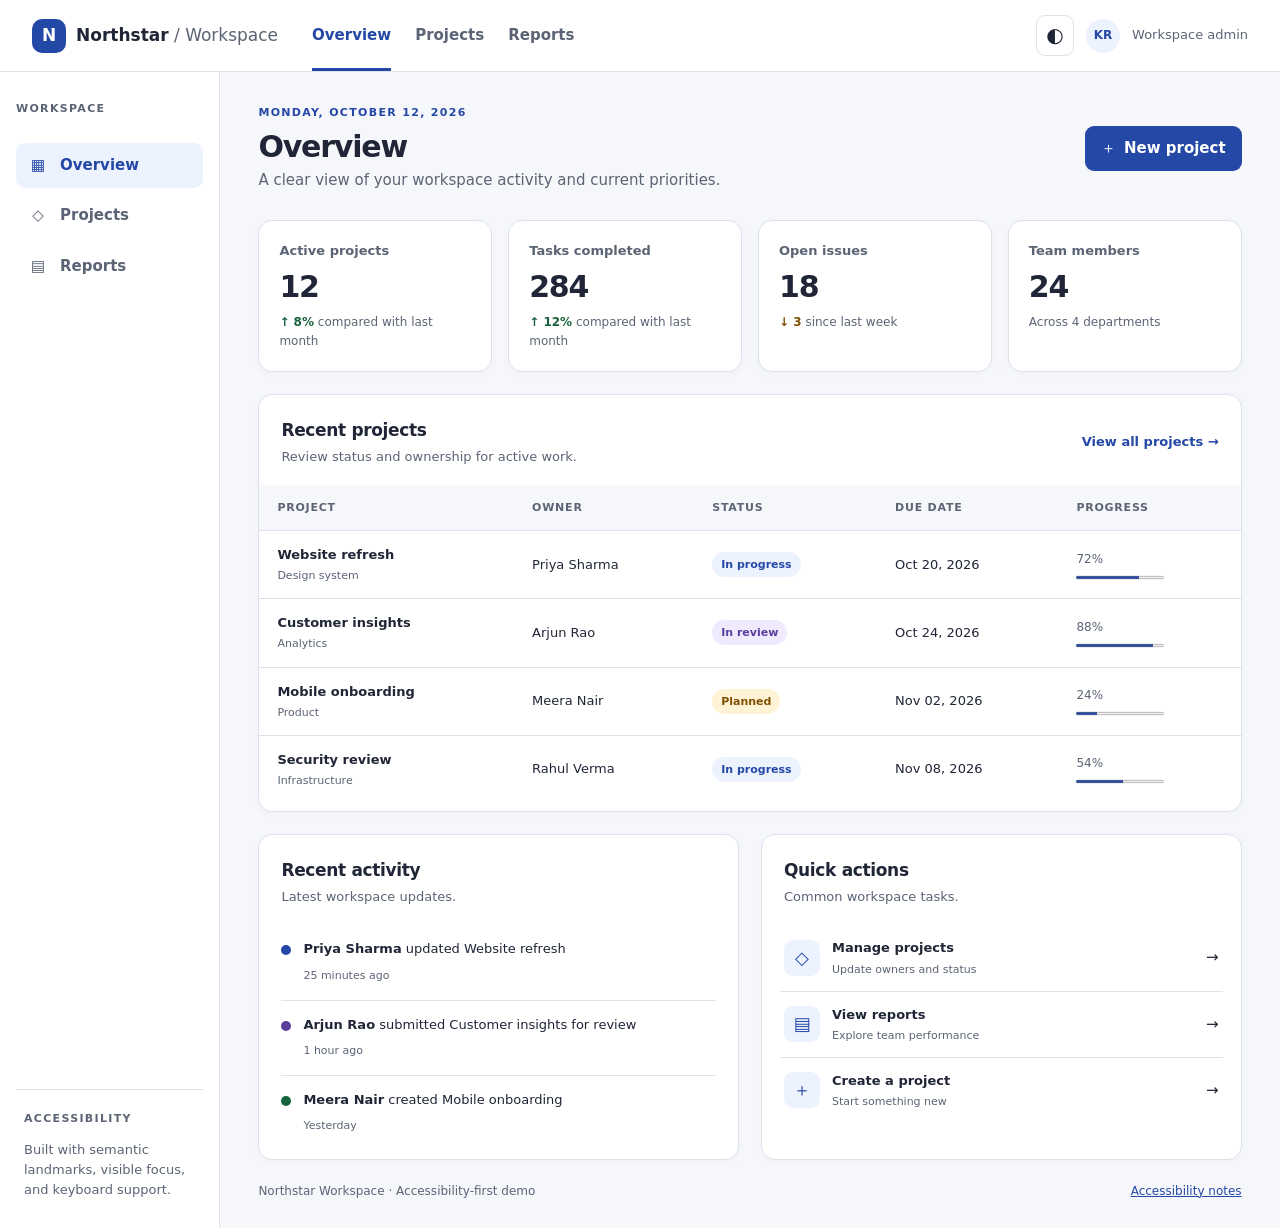
<file: semantic-html5-accessible-dashboard/index.html>
<!doctype html>
<html lang="en">
<head>
  <meta charset="utf-8">
  <meta name="viewport" content="width=device-width, initial-scale=1">
  <meta name="description" content="Accessible enterprise dashboard demonstrating semantic HTML5 and WCAG-minded components.">
  <title>Overview · Northstar Dashboard</title>
  <link rel="stylesheet" href="assets/styles.css">
  <script src="assets/app.js" defer></script>
</head>
<body>
  <a class="skip-link" href="#main-content">Skip to main content</a>
  <header class="site-header">
    <a class="brand" href="index.html" aria-label="Northstar Dashboard home">
      <span class="brand-mark" aria-hidden="true">N</span><span>Northstar<span class="brand-light"> / Workspace</span></span>
    </a>
    <button class="icon-button mobile-menu-toggle" type="button" aria-expanded="false" aria-controls="primary-navigation">
      <span aria-hidden="true">☰</span><span class="visually-hidden">Toggle navigation</span>
    </button>
    <nav id="primary-navigation" class="top-navigation" aria-label="Primary navigation">
      <a href="index.html" aria-current="page">Overview</a>
      <a href="projects.html">Projects</a>
      <a href="reports.html">Reports</a>
    </nav>
    <div class="header-actions">
      <button class="icon-button" type="button" id="theme-toggle" aria-pressed="false" aria-label="Switch to dark theme"><span aria-hidden="true">◐</span></button>
      <span class="avatar" aria-hidden="true">KR</span>
      <span class="profile-name">Workspace admin</span>
    </div>
  </header>

  <div class="app-layout">
    <aside class="sidebar" aria-label="Workspace sidebar">
      <p class="sidebar-label">WORKSPACE</p>
      <nav aria-label="Workspace navigation">
        <a class="side-link active" href="index.html" aria-current="page"><span aria-hidden="true">▦</span> Overview</a>
        <a class="side-link" href="projects.html"><span aria-hidden="true">◇</span> Projects</a>
        <a class="side-link" href="reports.html"><span aria-hidden="true">▤</span> Reports</a>
      </nav>
      <div class="sidebar-note">
        <p class="sidebar-label">ACCESSIBILITY</p>
        <p>Built with semantic landmarks, visible focus, and keyboard support.</p>
      </div>
    </aside>

    <main id="main-content" class="main-content" tabindex="-1">
      <div class="page-heading">
        <div><p class="eyebrow">MONDAY, OCTOBER 12, 2026</p><h1>Overview</h1><p class="page-description">A clear view of your workspace activity and current priorities.</p></div>
        <button class="button button-primary" type="button" data-open-dialog="new-project-dialog"><span aria-hidden="true">＋</span> New project</button>
      </div>

      <section class="metric-grid" aria-label="Workspace summary">
        <article class="metric-card"><p class="metric-label">Active projects</p><p class="metric-value">12</p><p class="metric-note"><span class="positive">↑ 8%</span> compared with last month</p></article>
        <article class="metric-card"><p class="metric-label">Tasks completed</p><p class="metric-value">284</p><p class="metric-note"><span class="positive">↑ 12%</span> compared with last month</p></article>
        <article class="metric-card"><p class="metric-label">Open issues</p><p class="metric-value">18</p><p class="metric-note"><span class="attention">↓ 3</span> since last week</p></article>
        <article class="metric-card"><p class="metric-label">Team members</p><p class="metric-value">24</p><p class="metric-note">Across 4 departments</p></article>
      </section>

      <section class="panel" aria-labelledby="projects-heading">
        <div class="panel-heading"><div><h2 id="projects-heading">Recent projects</h2><p>Review status and ownership for active work.</p></div><a class="text-link" href="projects.html">View all projects <span aria-hidden="true">→</span></a></div>
        <div class="table-wrap">
          <table>
            <caption class="visually-hidden">Recent projects with owner, status, due date, and progress</caption>
            <thead><tr><th scope="col">Project</th><th scope="col">Owner</th><th scope="col">Status</th><th scope="col">Due date</th><th scope="col">Progress</th></tr></thead>
            <tbody>
              <tr><th scope="row"><span class="project-name">Website refresh</span><span class="cell-subtitle">Design system</span></th><td>Priya Sharma</td><td><span class="status status-progress">In progress</span></td><td>Oct 20, 2026</td><td><span class="progress-label">72%</span><progress value="72" max="100" aria-label="Website refresh progress">72%</progress></td></tr>
              <tr><th scope="row"><span class="project-name">Customer insights</span><span class="cell-subtitle">Analytics</span></th><td>Arjun Rao</td><td><span class="status status-review">In review</span></td><td>Oct 24, 2026</td><td><span class="progress-label">88%</span><progress value="88" max="100" aria-label="Customer insights progress">88%</progress></td></tr>
              <tr><th scope="row"><span class="project-name">Mobile onboarding</span><span class="cell-subtitle">Product</span></th><td>Meera Nair</td><td><span class="status status-planned">Planned</span></td><td>Nov 02, 2026</td><td><span class="progress-label">24%</span><progress value="24" max="100" aria-label="Mobile onboarding progress">24%</progress></td></tr>
              <tr><th scope="row"><span class="project-name">Security review</span><span class="cell-subtitle">Infrastructure</span></th><td>Rahul Verma</td><td><span class="status status-progress">In progress</span></td><td>Nov 08, 2026</td><td><span class="progress-label">54%</span><progress value="54" max="100" aria-label="Security review progress">54%</progress></td></tr>
            </tbody>
          </table>
        </div>
      </section>

      <div class="lower-grid">
        <section class="panel" aria-labelledby="activity-heading"><div class="panel-heading"><div><h2 id="activity-heading">Recent activity</h2><p>Latest workspace updates.</p></div></div>
          <ol class="activity-list">
            <li><span class="activity-dot" aria-hidden="true"></span><div><p><strong>Priya Sharma</strong> updated Website refresh</p><time datetime="2026-10-12T10:25">25 minutes ago</time></div></li>
            <li><span class="activity-dot activity-dot-purple" aria-hidden="true"></span><div><p><strong>Arjun Rao</strong> submitted Customer insights for review</p><time datetime="2026-10-12T09:40">1 hour ago</time></div></li>
            <li><span class="activity-dot activity-dot-green" aria-hidden="true"></span><div><p><strong>Meera Nair</strong> created Mobile onboarding</p><time datetime="2026-10-11T16:15">Yesterday</time></div></li>
          </ol>
        </section>
        <section class="panel" aria-labelledby="quick-heading"><div class="panel-heading"><div><h2 id="quick-heading">Quick actions</h2><p>Common workspace tasks.</p></div></div>
          <div class="quick-actions"><a href="projects.html" class="quick-action"><span class="quick-icon" aria-hidden="true">◇</span><span><strong>Manage projects</strong><small>Update owners and status</small></span><span aria-hidden="true">→</span></a><a href="reports.html" class="quick-action"><span class="quick-icon" aria-hidden="true">▤</span><span><strong>View reports</strong><small>Explore team performance</small></span><span aria-hidden="true">→</span></a><button class="quick-action quick-action-button" type="button" data-open-dialog="new-project-dialog"><span class="quick-icon" aria-hidden="true">＋</span><span><strong>Create a project</strong><small>Start something new</small></span><span aria-hidden="true">→</span></button></div>
        </section>
      </div>
      <footer class="site-footer"><p>Northstar Workspace · Accessibility-first demo</p><a href="docs/accessibility-notes.html">Accessibility notes</a></footer>
    </main>
  </div>

  <dialog id="new-project-dialog" class="dialog" aria-labelledby="dialog-title" aria-describedby="dialog-description">
    <form id="new-project-form" method="dialog" novalidate>
      <div class="dialog-heading"><div><p class="eyebrow">WORKSPACE</p><h2 id="dialog-title">Create a project</h2></div><button class="icon-button" type="button" data-close-dialog aria-label="Close dialog">×</button></div>
      <p id="dialog-description" class="page-description">Enter the basic details to add a project to your workspace.</p>
      <div class="form-field"><label for="project-title">Project name <span aria-hidden="true">*</span></label><input id="project-title" name="projectTitle" type="text" required minlength="3" maxlength="80" autocomplete="off" aria-describedby="project-title-help project-title-error"><small id="project-title-help" class="field-help">Use 3–80 characters.</small><p id="project-title-error" class="field-error" hidden></p></div>
      <div class="form-field"><label for="project-owner">Project owner <span aria-hidden="true">*</span></label><select id="project-owner" name="projectOwner" required aria-describedby="project-owner-error"><option value="">Choose an owner</option><option>Priya Sharma</option><option>Arjun Rao</option><option>Meera Nair</option><option>Rahul Verma</option></select><p id="project-owner-error" class="field-error" hidden></p></div>
      <fieldset class="form-field"><legend>Priority <span class="field-help">(required)</span></legend><div class="radio-row"><label><input type="radio" name="priority" value="Low" required> Low</label><label><input type="radio" name="priority" value="Medium"> Medium</label><label><input type="radio" name="priority" value="High"> High</label></div><p id="priority-error" class="field-error" hidden></p></fieldset>
      <div id="form-summary" class="form-summary" role="alert" tabindex="-1" hidden></div>
      <div class="dialog-actions"><button class="button button-secondary" type="button" data-close-dialog>Cancel</button><button class="button button-primary" type="submit">Create project</button></div>
    </form>
  </dialog>
  <div id="live-announcer" class="visually-hidden" aria-live="polite" aria-atomic="true"></div>
</body>
</html>
</file>
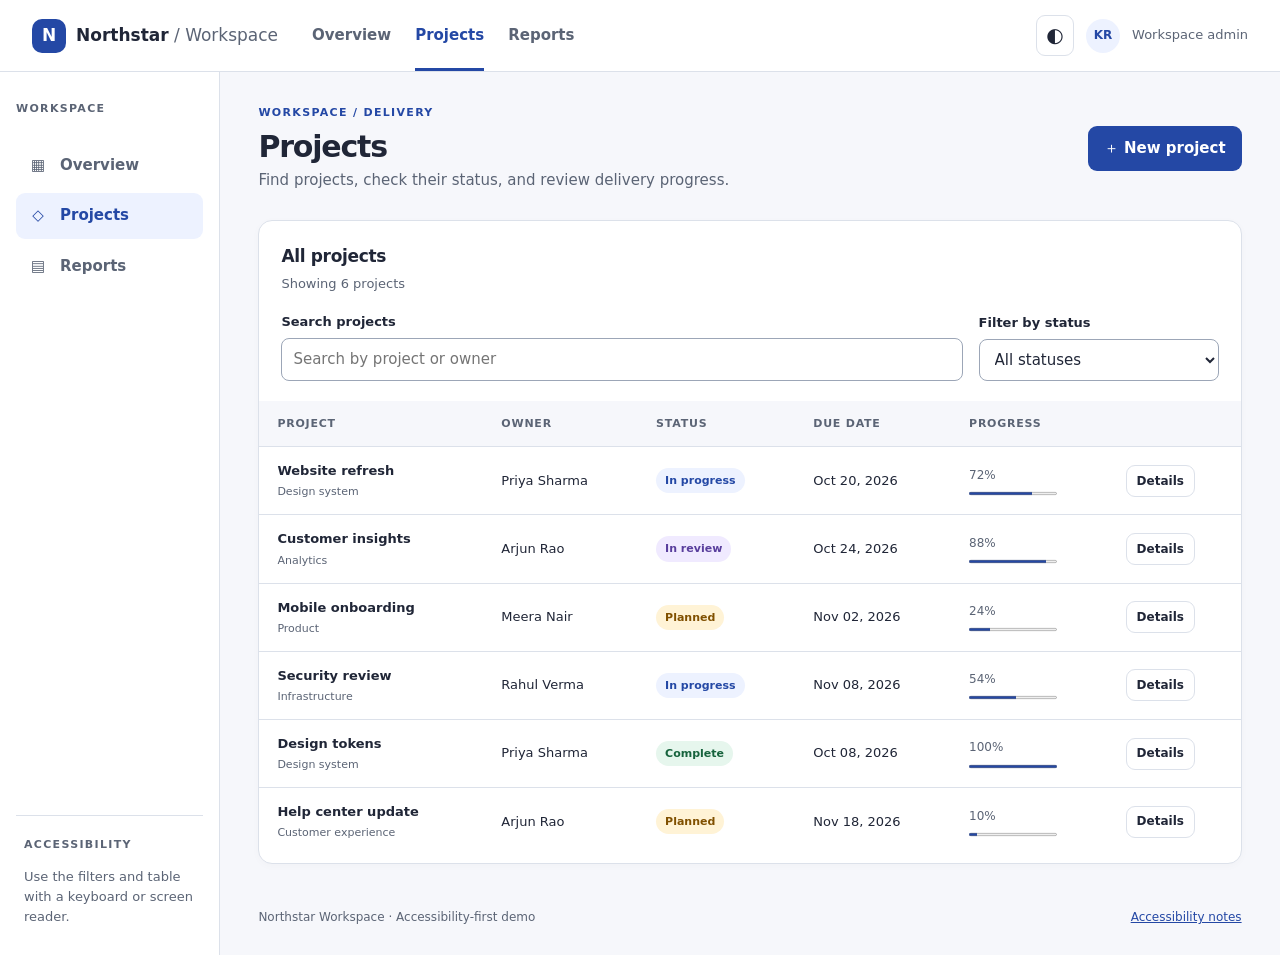
<file: semantic-html5-accessible-dashboard/projects.html>
<!doctype html>
<html lang="en">
<head><meta charset="utf-8"><meta name="viewport" content="width=device-width, initial-scale=1"><meta name="description" content="Manage workspace projects in an accessible table."><title>Projects · Northstar Dashboard</title><link rel="stylesheet" href="assets/styles.css"><script src="assets/app.js" defer></script></head>
<body>
<a class="skip-link" href="#main-content">Skip to main content</a>
<header class="site-header"><a class="brand" href="index.html" aria-label="Northstar Dashboard home"><span class="brand-mark" aria-hidden="true">N</span><span>Northstar<span class="brand-light"> / Workspace</span></span></a><button class="icon-button mobile-menu-toggle" type="button" aria-expanded="false" aria-controls="primary-navigation"><span aria-hidden="true">☰</span><span class="visually-hidden">Toggle navigation</span></button><nav id="primary-navigation" class="top-navigation" aria-label="Primary navigation"><a href="index.html">Overview</a><a href="projects.html" aria-current="page">Projects</a><a href="reports.html">Reports</a></nav><div class="header-actions"><button class="icon-button" type="button" id="theme-toggle" aria-pressed="false" aria-label="Switch to dark theme"><span aria-hidden="true">◐</span></button><span class="avatar" aria-hidden="true">KR</span><span class="profile-name">Workspace admin</span></div></header>
<div class="app-layout"><aside class="sidebar" aria-label="Workspace sidebar"><p class="sidebar-label">WORKSPACE</p><nav aria-label="Workspace navigation"><a class="side-link" href="index.html"><span aria-hidden="true">▦</span> Overview</a><a class="side-link active" href="projects.html" aria-current="page"><span aria-hidden="true">◇</span> Projects</a><a class="side-link" href="reports.html"><span aria-hidden="true">▤</span> Reports</a></nav><div class="sidebar-note"><p class="sidebar-label">ACCESSIBILITY</p><p>Use the filters and table with a keyboard or screen reader.</p></div></aside>
<main id="main-content" class="main-content" tabindex="-1"><div class="page-heading"><div><p class="eyebrow">WORKSPACE / DELIVERY</p><h1>Projects</h1><p class="page-description">Find projects, check their status, and review delivery progress.</p></div><button class="button button-primary" type="button" data-open-dialog="new-project-dialog">＋ New project</button></div>
<section class="panel" aria-labelledby="all-projects-heading"><div class="panel-heading"><div><h2 id="all-projects-heading">All projects</h2><p id="project-count" aria-live="polite">Showing 6 projects</p></div></div>
<div class="filter-bar"><div class="form-field filter-search"><label for="project-search">Search projects</label><input id="project-search" type="search" placeholder="Search by project or owner"></div><div class="form-field filter-status"><label for="status-filter">Filter by status</label><select id="status-filter"><option value="all">All statuses</option><option value="In progress">In progress</option><option value="In review">In review</option><option value="Planned">Planned</option><option value="Complete">Complete</option></select></div></div>
<div class="table-wrap"><table id="projects-table"><caption class="visually-hidden">All workspace projects. Use search and status filters above to narrow the list.</caption><thead><tr><th scope="col">Project</th><th scope="col">Owner</th><th scope="col">Status</th><th scope="col">Due date</th><th scope="col">Progress</th><th scope="col"><span class="visually-hidden">Actions</span></th></tr></thead><tbody>
<tr data-status="In progress"><th scope="row"><span class="project-name">Website refresh</span><span class="cell-subtitle">Design system</span></th><td>Priya Sharma</td><td><span class="status status-progress">In progress</span></td><td>Oct 20, 2026</td><td><span class="progress-label">72%</span><progress value="72" max="100" aria-label="Website refresh progress">72%</progress></td><td><button class="button button-small button-secondary" type="button" data-project-details="Website refresh" aria-label="View details for Website refresh">Details</button></td></tr>
<tr data-status="In review"><th scope="row"><span class="project-name">Customer insights</span><span class="cell-subtitle">Analytics</span></th><td>Arjun Rao</td><td><span class="status status-review">In review</span></td><td>Oct 24, 2026</td><td><span class="progress-label">88%</span><progress value="88" max="100" aria-label="Customer insights progress">88%</progress></td><td><button class="button button-small button-secondary" type="button" data-project-details="Customer insights" aria-label="View details for Customer insights">Details</button></td></tr>
<tr data-status="Planned"><th scope="row"><span class="project-name">Mobile onboarding</span><span class="cell-subtitle">Product</span></th><td>Meera Nair</td><td><span class="status status-planned">Planned</span></td><td>Nov 02, 2026</td><td><span class="progress-label">24%</span><progress value="24" max="100" aria-label="Mobile onboarding progress">24%</progress></td><td><button class="button button-small button-secondary" type="button" data-project-details="Mobile onboarding" aria-label="View details for Mobile onboarding">Details</button></td></tr>
<tr data-status="In progress"><th scope="row"><span class="project-name">Security review</span><span class="cell-subtitle">Infrastructure</span></th><td>Rahul Verma</td><td><span class="status status-progress">In progress</span></td><td>Nov 08, 2026</td><td><span class="progress-label">54%</span><progress value="54" max="100" aria-label="Security review progress">54%</progress></td><td><button class="button button-small button-secondary" type="button" data-project-details="Security review" aria-label="View details for Security review">Details</button></td></tr>
<tr data-status="Complete"><th scope="row"><span class="project-name">Design tokens</span><span class="cell-subtitle">Design system</span></th><td>Priya Sharma</td><td><span class="status status-complete">Complete</span></td><td>Oct 08, 2026</td><td><span class="progress-label">100%</span><progress value="100" max="100" aria-label="Design tokens progress">100%</progress></td><td><button class="button button-small button-secondary" type="button" data-project-details="Design tokens" aria-label="View details for Design tokens">Details</button></td></tr>
<tr data-status="Planned"><th scope="row"><span class="project-name">Help center update</span><span class="cell-subtitle">Customer experience</span></th><td>Arjun Rao</td><td><span class="status status-planned">Planned</span></td><td>Nov 18, 2026</td><td><span class="progress-label">10%</span><progress value="10" max="100" aria-label="Help center update progress">10%</progress></td><td><button class="button button-small button-secondary" type="button" data-project-details="Help center update" aria-label="View details for Help center update">Details</button></td></tr>
</tbody></table><p id="empty-state" class="empty-state" hidden>No projects match those filters. Try another search or status.</p></div></section>
<footer class="site-footer"><p>Northstar Workspace · Accessibility-first demo</p><a href="docs/accessibility-notes.html">Accessibility notes</a></footer></main></div>
<dialog id="new-project-dialog" class="dialog" aria-labelledby="dialog-title" aria-describedby="dialog-description"><form id="new-project-form" method="dialog" novalidate><div class="dialog-heading"><div><p class="eyebrow">WORKSPACE</p><h2 id="dialog-title">Create a project</h2></div><button class="icon-button" type="button" data-close-dialog aria-label="Close dialog">×</button></div><p id="dialog-description" class="page-description">Enter the basic details to add a project to your workspace.</p><div class="form-field"><label for="project-title">Project name <span aria-hidden="true">*</span></label><input id="project-title" name="projectTitle" type="text" required minlength="3" maxlength="80" aria-describedby="project-title-help project-title-error"><small id="project-title-help" class="field-help">Use 3–80 characters.</small><p id="project-title-error" class="field-error" hidden></p></div><div class="form-field"><label for="project-owner">Project owner <span aria-hidden="true">*</span></label><select id="project-owner" name="projectOwner" required aria-describedby="project-owner-error"><option value="">Choose an owner</option><option>Priya Sharma</option><option>Arjun Rao</option><option>Meera Nair</option><option>Rahul Verma</option></select><p id="project-owner-error" class="field-error" hidden></p></div><fieldset class="form-field"><legend>Priority <span class="field-help">(required)</span></legend><div class="radio-row"><label><input type="radio" name="priority" value="Low" required> Low</label><label><input type="radio" name="priority" value="Medium"> Medium</label><label><input type="radio" name="priority" value="High"> High</label></div><p id="priority-error" class="field-error" hidden></p></fieldset><div id="form-summary" class="form-summary" role="alert" tabindex="-1" hidden></div><div class="dialog-actions"><button class="button button-secondary" type="button" data-close-dialog>Cancel</button><button class="button button-primary" type="submit">Create project</button></div></form></dialog><dialog id="details-dialog" class="dialog" aria-labelledby="details-title"><div class="dialog-heading"><h2 id="details-title">Project details</h2><button class="icon-button" type="button" data-close-dialog aria-label="Close dialog">×</button></div><p id="details-copy"></p><div class="dialog-actions"><button class="button button-primary" type="button" data-close-dialog>Close</button></div></dialog><div id="live-announcer" class="visually-hidden" aria-live="polite" aria-atomic="true"></div>
</body></html>
</file>
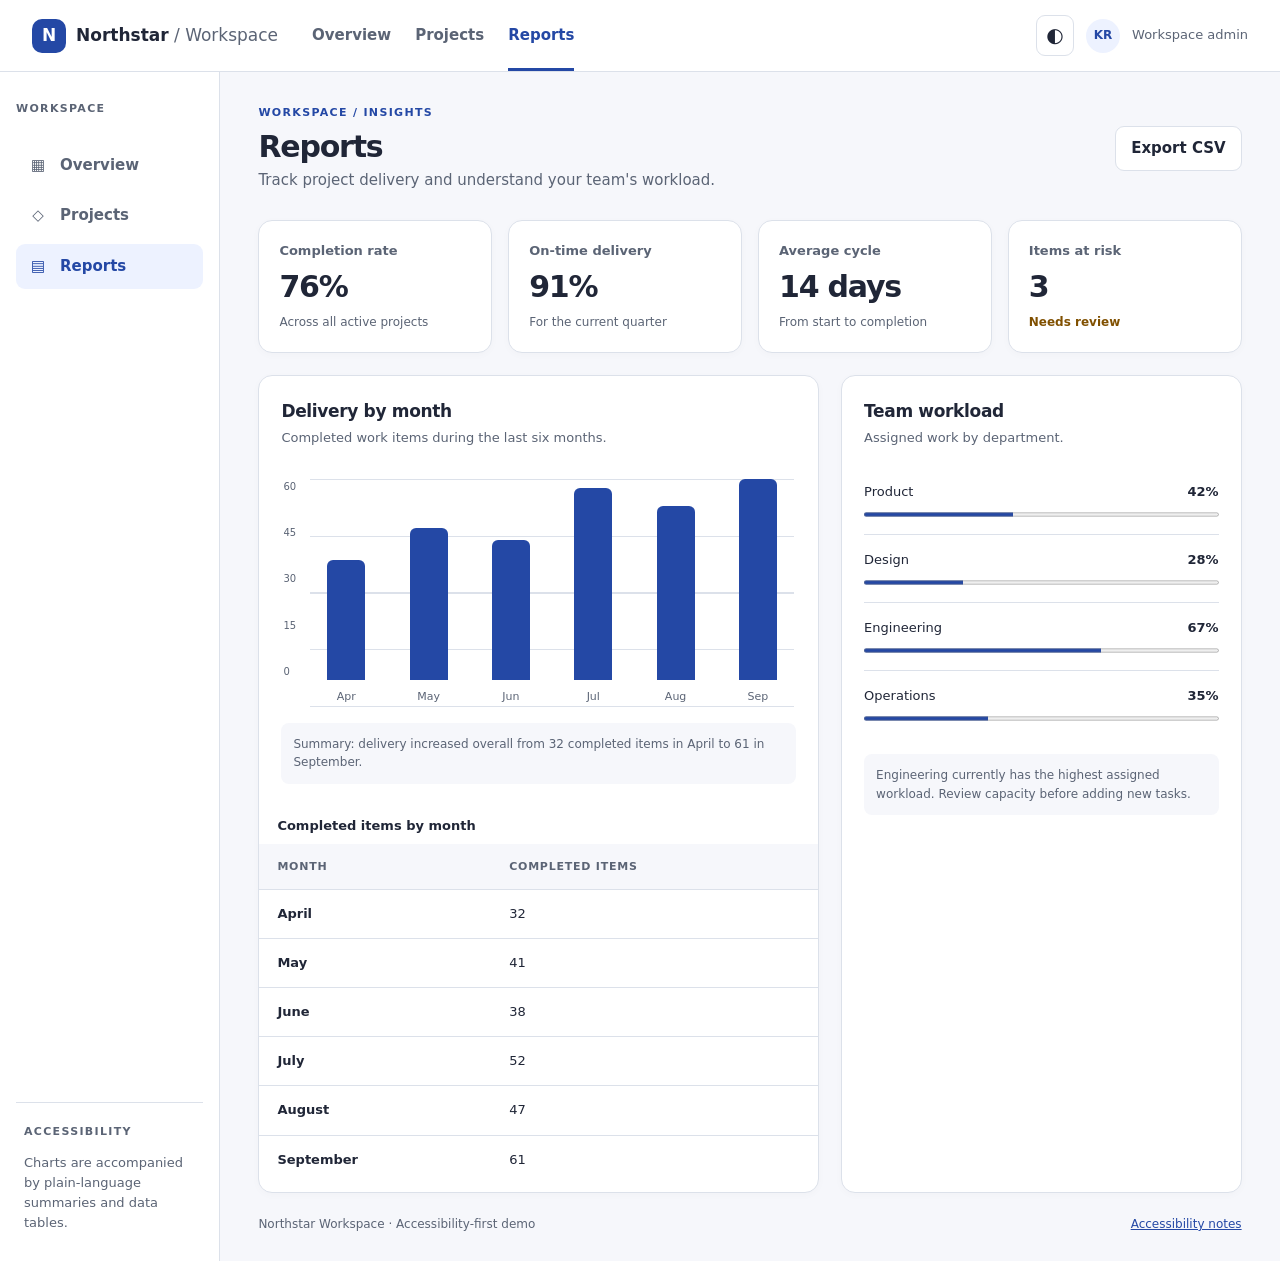
<file: semantic-html5-accessible-dashboard/reports.html>
<!doctype html>
<html lang="en">
<head><meta charset="utf-8"><meta name="viewport" content="width=device-width, initial-scale=1"><meta name="description" content="Accessible team performance reports."><title>Reports · Northstar Dashboard</title><link rel="stylesheet" href="assets/styles.css"><script src="assets/app.js" defer></script></head>
<body><a class="skip-link" href="#main-content">Skip to main content</a>
<header class="site-header"><a class="brand" href="index.html" aria-label="Northstar Dashboard home"><span class="brand-mark" aria-hidden="true">N</span><span>Northstar<span class="brand-light"> / Workspace</span></span></a><button class="icon-button mobile-menu-toggle" type="button" aria-expanded="false" aria-controls="primary-navigation"><span aria-hidden="true">☰</span><span class="visually-hidden">Toggle navigation</span></button><nav id="primary-navigation" class="top-navigation" aria-label="Primary navigation"><a href="index.html">Overview</a><a href="projects.html">Projects</a><a href="reports.html" aria-current="page">Reports</a></nav><div class="header-actions"><button class="icon-button" type="button" id="theme-toggle" aria-pressed="false" aria-label="Switch to dark theme"><span aria-hidden="true">◐</span></button><span class="avatar" aria-hidden="true">KR</span><span class="profile-name">Workspace admin</span></div></header>
<div class="app-layout"><aside class="sidebar" aria-label="Workspace sidebar"><p class="sidebar-label">WORKSPACE</p><nav aria-label="Workspace navigation"><a class="side-link" href="index.html"><span aria-hidden="true">▦</span> Overview</a><a class="side-link" href="projects.html"><span aria-hidden="true">◇</span> Projects</a><a class="side-link active" href="reports.html" aria-current="page"><span aria-hidden="true">▤</span> Reports</a></nav><div class="sidebar-note"><p class="sidebar-label">ACCESSIBILITY</p><p>Charts are accompanied by plain-language summaries and data tables.</p></div></aside>
<main id="main-content" class="main-content" tabindex="-1"><div class="page-heading"><div><p class="eyebrow">WORKSPACE / INSIGHTS</p><h1>Reports</h1><p class="page-description">Track project delivery and understand your team's workload.</p></div><button class="button button-secondary" type="button" id="download-report">Export CSV</button></div>
<section class="metric-grid" aria-label="Report summary"><article class="metric-card"><p class="metric-label">Completion rate</p><p class="metric-value">76%</p><p class="metric-note">Across all active projects</p></article><article class="metric-card"><p class="metric-label">On-time delivery</p><p class="metric-value">91%</p><p class="metric-note">For the current quarter</p></article><article class="metric-card"><p class="metric-label">Average cycle</p><p class="metric-value">14 days</p><p class="metric-note">From start to completion</p></article><article class="metric-card"><p class="metric-label">Items at risk</p><p class="metric-value">3</p><p class="metric-note"><span class="attention">Needs review</span></p></article></section>
<div class="lower-grid report-grid"><section class="panel" aria-labelledby="delivery-heading"><div class="panel-heading"><div><h2 id="delivery-heading">Delivery by month</h2><p>Completed work items during the last six months.</p></div></div><div class="chart" role="img" aria-label="Bar chart: April 32 completed items, May 41, June 38, July 52, August 47, September 61."><div class="chart-y-labels" aria-hidden="true"><span>60</span><span>45</span><span>30</span><span>15</span><span>0</span></div><div class="chart-bars" aria-hidden="true"><div class="bar-column"><span class="bar" style="--bar-height:53%"></span><span>Apr</span></div><div class="bar-column"><span class="bar" style="--bar-height:67%"></span><span>May</span></div><div class="bar-column"><span class="bar" style="--bar-height:62%"></span><span>Jun</span></div><div class="bar-column"><span class="bar" style="--bar-height:85%"></span><span>Jul</span></div><div class="bar-column"><span class="bar" style="--bar-height:77%"></span><span>Aug</span></div><div class="bar-column"><span class="bar" style="--bar-height:100%"></span><span>Sep</span></div></div></div><p class="chart-summary">Summary: delivery increased overall from 32 completed items in April to 61 in September.</p><div class="table-wrap"><table><caption>Completed items by month</caption><thead><tr><th scope="col">Month</th><th scope="col">Completed items</th></tr></thead><tbody><tr><th scope="row">April</th><td>32</td></tr><tr><th scope="row">May</th><td>41</td></tr><tr><th scope="row">June</th><td>38</td></tr><tr><th scope="row">July</th><td>52</td></tr><tr><th scope="row">August</th><td>47</td></tr><tr><th scope="row">September</th><td>61</td></tr></tbody></table></div></section>
<section class="panel" aria-labelledby="team-heading"><div class="panel-heading"><div><h2 id="team-heading">Team workload</h2><p>Assigned work by department.</p></div></div><ul class="workload-list"><li><div class="workload-heading"><span>Product</span><strong>42%</strong></div><progress value="42" max="100" aria-label="Product workload 42 percent">42%</progress></li><li><div class="workload-heading"><span>Design</span><strong>28%</strong></div><progress value="28" max="100" aria-label="Design workload 28 percent">28%</progress></li><li><div class="workload-heading"><span>Engineering</span><strong>67%</strong></div><progress value="67" max="100" aria-label="Engineering workload 67 percent">67%</progress></li><li><div class="workload-heading"><span>Operations</span><strong>35%</strong></div><progress value="35" max="100" aria-label="Operations workload 35 percent">35%</progress></li></ul><p class="chart-summary">Engineering currently has the highest assigned workload. Review capacity before adding new tasks.</p></section></div>
<footer class="site-footer"><p>Northstar Workspace · Accessibility-first demo</p><a href="docs/accessibility-notes.html">Accessibility notes</a></footer></main></div><div id="live-announcer" class="visually-hidden" aria-live="polite" aria-atomic="true"></div></body></html>
</file>
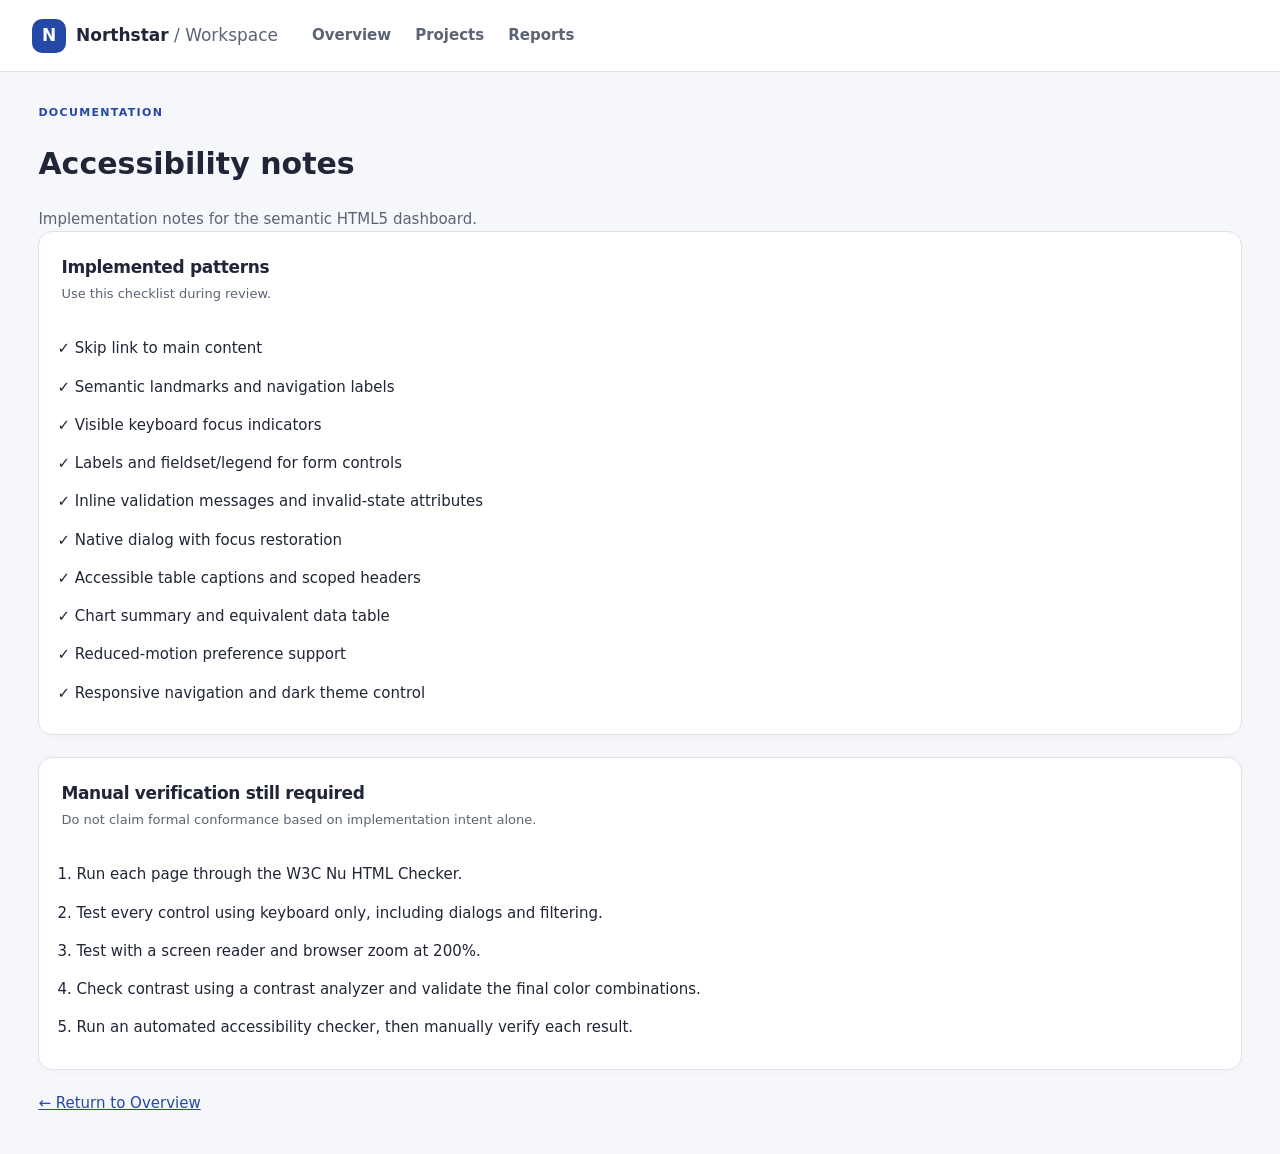
<file: semantic-html5-accessible-dashboard/docs/accessibility-notes.html>
<!doctype html>
<html lang="en"><head><meta charset="utf-8"><meta name="viewport" content="width=device-width, initial-scale=1"><title>Accessibility notes · Northstar Dashboard</title><link rel="stylesheet" href="../assets/styles.css"></head><body><a class="skip-link" href="#main-content">Skip to main content</a><header class="site-header"><a class="brand" href="../index.html"><span class="brand-mark" aria-hidden="true">N</span><span>Northstar<span class="brand-light"> / Workspace</span></span></a><nav class="top-navigation" aria-label="Primary navigation"><a href="../index.html">Overview</a><a href="../projects.html">Projects</a><a href="../reports.html">Reports</a></nav></header><main id="main-content" class="main-content" tabindex="-1"><p class="eyebrow">DOCUMENTATION</p><h1>Accessibility notes</h1><p class="page-description">Implementation notes for the semantic HTML5 dashboard.</p><section class="panel"><div class="panel-heading"><div><h2>Implemented patterns</h2><p>Use this checklist during review.</p></div></div><div class="quick-actions"><p>✓ Skip link to main content</p><p>✓ Semantic landmarks and navigation labels</p><p>✓ Visible keyboard focus indicators</p><p>✓ Labels and fieldset/legend for form controls</p><p>✓ Inline validation messages and invalid-state attributes</p><p>✓ Native dialog with focus restoration</p><p>✓ Accessible table captions and scoped headers</p><p>✓ Chart summary and equivalent data table</p><p>✓ Reduced-motion preference support</p><p>✓ Responsive navigation and dark theme control</p></div></section><section class="panel"><div class="panel-heading"><div><h2>Manual verification still required</h2><p>Do not claim formal conformance based on implementation intent alone.</p></div></div><div class="quick-actions"><p>1. Run each page through the W3C Nu HTML Checker.</p><p>2. Test every control using keyboard only, including dialogs and filtering.</p><p>3. Test with a screen reader and browser zoom at 200%.</p><p>4. Check contrast using a contrast analyzer and validate the final color combinations.</p><p>5. Run an automated accessibility checker, then manually verify each result.</p></div></section><p><a href="../index.html">← Return to Overview</a></p></main></body></html>
</file>
<file: semantic-html5-accessible-dashboard/assets/styles.css>
:root{color-scheme:light;--bg:#f6f7fb;--surface:#fff;--text:#202637;--muted:#5b6475;--border:#dce1ea;--primary:#2448a5;--primary-hover:#18377f;--soft:#edf2ff;--green:#17633d;--green-bg:#e6f6ed;--amber:#805000;--amber-bg:#fff3d6;--purple:#593e9d;--purple-bg:#f0eaff;--shadow:0 12px 36px rgba(24,36,65,.12);font-family:Inter,ui-sans-serif,system-ui,-apple-system,BlinkMacSystemFont,"Segoe UI",sans-serif;font-synthesis:none;text-rendering:optimizeLegibility}*{box-sizing:border-box}body{margin:0;background:var(--bg);color:var(--text);font-size:15px;line-height:1.55}a{color:var(--primary)}button,input,select{font:inherit}button,a,input,select{touch-action:manipulation}a:focus-visible,button:focus-visible,input:focus-visible,select:focus-visible,summary:focus-visible,[tabindex="-1"]:focus-visible{outline:3px solid #e29b00;outline-offset:3px}.skip-link{position:absolute;top:-60px;left:12px;z-index:1000;background:var(--surface);color:var(--text);padding:12px 16px;border:2px solid var(--primary);border-radius:8px}.skip-link:focus{top:12px}.visually-hidden{position:absolute!important;width:1px!important;height:1px!important;padding:0!important;margin:-1px!important;overflow:hidden!important;clip:rect(0,0,0,0)!important;white-space:nowrap!important;border:0!important}.site-header{height:72px;background:var(--surface);border-bottom:1px solid var(--border);display:flex;align-items:center;gap:34px;padding:0 32px;position:sticky;top:0;z-index:20}.brand{display:inline-flex;align-items:center;gap:10px;text-decoration:none;color:var(--text);font-size:17px;font-weight:800;white-space:nowrap}.brand-mark{display:grid;place-items:center;background:var(--primary);color:#fff;width:34px;height:34px;border-radius:10px;font-weight:800}.brand-light{color:var(--muted);font-weight:500}.top-navigation{display:flex;align-items:center;gap:24px;height:100%}.top-navigation a{height:100%;display:flex;align-items:center;text-decoration:none;color:var(--muted);font-weight:600;border-bottom:3px solid transparent;padding-top:3px}.top-navigation a[aria-current=page]{color:var(--primary);border-bottom-color:var(--primary)}.header-actions{margin-left:auto;display:flex;align-items:center;gap:12px}.avatar{display:grid;place-items:center;width:34px;height:34px;border-radius:50%;background:var(--soft);color:var(--primary);font-weight:800;font-size:12px}.profile-name{font-size:13px;color:var(--muted)}.icon-button{display:inline-grid;place-items:center;min-width:38px;min-height:38px;padding:4px 9px;border:1px solid var(--border);border-radius:9px;background:var(--surface);color:var(--text);font-size:20px;cursor:pointer}.mobile-menu-toggle{display:none}.app-layout{display:grid;grid-template-columns:220px minmax(0,1fr);min-height:calc(100vh - 72px)}.sidebar{background:var(--surface);border-right:1px solid var(--border);padding:28px 16px;display:flex;flex-direction:column;gap:16px}.sidebar-label,.eyebrow{font-size:11px;font-weight:800;letter-spacing:.12em;color:var(--muted);margin:0 0 10px}.sidebar nav{display:grid;gap:5px}.side-link{display:flex;align-items:center;gap:12px;padding:11px 12px;border-radius:9px;text-decoration:none;color:var(--muted);font-weight:600}.side-link span{width:20px;text-align:center}.side-link:hover,.side-link.active{background:var(--soft);color:var(--primary)}.sidebar-note{margin-top:auto;border-top:1px solid var(--border);padding:20px 8px 0;color:var(--muted);font-size:13px}.sidebar-note p:last-child{margin-bottom:0}.main-content{min-width:0;padding:32px clamp(20px,3vw,48px) 24px;max-width:1600px;width:100%;margin:0 auto}.page-heading{display:flex;align-items:center;justify-content:space-between;gap:20px;margin-bottom:28px}.page-heading h1{font-size:30px;letter-spacing:-.04em;margin:0 0 4px;line-height:1.2}.page-description{color:var(--muted);margin:0}.eyebrow{margin-bottom:8px;color:var(--primary)}.button{display:inline-flex;align-items:center;justify-content:center;gap:8px;border:1px solid transparent;border-radius:9px;padding:10px 15px;min-height:42px;font-weight:700;text-decoration:none;cursor:pointer;white-space:nowrap}.button-primary{background:var(--primary);color:#fff}.button-primary:hover{background:var(--primary-hover)}.button-secondary{background:var(--surface);border-color:var(--border);color:var(--text)}.button-secondary:hover{background:var(--bg)}.button-small{min-height:32px;padding:5px 10px;font-size:12px}.metric-grid{display:grid;grid-template-columns:repeat(4,minmax(0,1fr));gap:16px;margin-bottom:22px}.metric-card,.panel{background:var(--surface);border:1px solid var(--border);border-radius:14px;box-shadow:0 2px 8px rgba(22,35,60,.025)}.metric-card{padding:20px}.metric-label{font-weight:600;color:var(--muted);font-size:13px;margin:0 0 8px}.metric-value{font-size:30px;line-height:1.2;font-weight:800;letter-spacing:-.04em;margin:0 0 8px}.metric-note{font-size:12px;color:var(--muted);margin:0}.positive{color:var(--green);font-weight:800}.attention{color:var(--amber);font-weight:800}.panel{margin-bottom:22px;overflow:hidden}.panel-heading{display:flex;align-items:center;justify-content:space-between;gap:16px;padding:22px 22px 18px}.panel-heading h2{font-size:17px;letter-spacing:-.02em;margin:0 0 4px}.panel-heading p{font-size:13px;color:var(--muted);margin:0}.text-link{font-weight:700;text-decoration:none;font-size:13px;white-space:nowrap}.table-wrap{overflow-x:auto;width:100%}table{border-collapse:collapse;width:100%;text-align:left;font-size:13px;white-space:nowrap}thead{background:var(--bg)}th,td{padding:14px 18px;border-top:1px solid var(--border);vertical-align:middle}thead th{font-size:11px;text-transform:uppercase;letter-spacing:.07em;color:var(--muted);border-top:0}tbody th{font-weight:600}.project-name{display:block;font-weight:750;color:var(--text)}.cell-subtitle{display:block;font-size:11px;font-weight:500;color:var(--muted);margin-top:2px}.status{display:inline-flex;align-items:center;border-radius:999px;padding:4px 9px;font-size:11px;font-weight:750}.status-progress{background:var(--soft);color:var(--primary)}.status-review{background:var(--purple-bg);color:var(--purple)}.status-planned{background:var(--amber-bg);color:var(--amber)}.status-complete{background:var(--green-bg);color:var(--green)}progress{display:block;width:88px;height:7px;accent-color:var(--primary);margin-top:5px}.progress-label{font-size:12px;color:var(--muted)}.lower-grid{display:grid;grid-template-columns:1fr 1fr;gap:22px}.lower-grid .panel{margin-bottom:0}.activity-list{list-style:none;padding:0 22px 8px;margin:0}.activity-list li{display:flex;gap:12px;padding:14px 0;border-top:1px solid var(--border)}.activity-list li:first-child{border-top:0}.activity-list p{margin:0 0 3px;font-size:13px}.activity-list time{font-size:11px;color:var(--muted)}.activity-dot{width:10px;height:10px;flex:none;border-radius:50%;background:var(--primary);margin-top:6px}.activity-dot-purple{background:var(--purple)}.activity-dot-green{background:var(--green)}.quick-actions{padding:0 18px 14px}.quick-action{display:flex;align-items:center;gap:12px;padding:13px 4px;border:0;border-top:1px solid var(--border);width:100%;text-align:left;background:transparent;color:var(--text);text-decoration:none;cursor:pointer}.quick-action:first-child{border-top:0}.quick-action>span:nth-child(2){display:grid;gap:2px;flex:1}.quick-action strong{font-size:13px}.quick-action small{font-size:11px;color:var(--muted)}.quick-icon{display:grid;place-items:center;width:36px;height:36px;background:var(--soft);color:var(--primary);border-radius:9px;font-size:18px}.quick-action:hover strong{color:var(--primary)}.site-footer{display:flex;align-items:center;justify-content:space-between;gap:12px;padding:22px 0 4px;color:var(--muted);font-size:12px}.site-footer p{margin:0}.filter-bar{display:flex;align-items:end;gap:16px;padding:0 22px 20px}.form-field{display:grid;gap:6px;margin:0 0 16px}.form-field label,.form-field legend{font-size:13px;font-weight:700;color:var(--text)}.form-field input:not([type=radio]),.form-field select{width:100%;min-height:42px;padding:9px 11px;border:1px solid #9ca6b7;border-radius:8px;background:var(--surface);color:var(--text)}.form-field input[aria-invalid=true],.form-field select[aria-invalid=true]{border-color:#b42318}.filter-search{flex:1;margin:0}.filter-status{width:min(240px,40%);margin:0}.field-help{font-size:11px;color:var(--muted)}.field-error{font-size:12px;color:#b42318;margin:0}.empty-state{padding:24px;text-align:center;color:var(--muted)}.dialog{width:min(520px,calc(100% - 28px));max-height:min(90vh,760px);overflow:auto;padding:24px;border:1px solid var(--border);border-radius:16px;background:var(--surface);color:var(--text);box-shadow:var(--shadow)}.dialog::backdrop{background:rgba(15,23,42,.55)}.dialog-heading{display:flex;align-items:start;justify-content:space-between;gap:16px;margin-bottom:12px}.dialog-heading h2{font-size:23px;line-height:1.2;margin:0}.dialog-heading .eyebrow{margin-bottom:5px}.dialog form>.page-description{margin-bottom:22px}.dialog .form-field{margin-top:16px}.dialog fieldset{border:0;padding:0}.dialog legend{margin-bottom:8px}.radio-row{display:flex;gap:20px;flex-wrap:wrap}.radio-row label{font-weight:500;display:flex;align-items:center;gap:7px}.radio-row input{accent-color:var(--primary);width:16px;height:16px}.form-summary{padding:12px;border:1px solid #b42318;border-radius:8px;background:#fff1f0;color:#7a271a;font-size:13px;margin:12px 0}.dialog-actions{display:flex;justify-content:flex-end;gap:10px;margin-top:24px}.report-grid{grid-template-columns:minmax(0,1.4fr) minmax(280px,1fr)}.chart{display:flex;gap:14px;padding:12px 24px 0;height:240px}.chart-y-labels{display:flex;flex-direction:column;justify-content:space-between;color:var(--muted);font-size:10px;padding-bottom:27px}.chart-bars{display:flex;align-items:stretch;justify-content:space-around;gap:10px;flex:1;border-bottom:1px solid var(--border);background:repeating-linear-gradient(to top,transparent 0,transparent calc(25% - 1px),var(--border) calc(25% - 1px),var(--border) 25%)}.bar-column{height:100%;display:flex;align-items:center;justify-content:flex-end;flex-direction:column;gap:8px;flex:1;font-size:11px;color:var(--muted)}.bar{display:block;width:min(38px,70%);height:var(--bar-height);background:var(--primary);border-radius:6px 6px 0 0;min-height:4px}.chart-summary{font-size:12px;color:var(--muted);margin:16px 22px 20px;padding:12px;background:var(--bg);border-radius:8px}.panel>.table-wrap{margin-bottom:8px}.panel .table-wrap caption{text-align:left;font-weight:700;padding:12px 18px 8px}.workload-list{list-style:none;padding:0 22px;margin:0}.workload-list li{padding:15px 0;border-bottom:1px solid var(--border)}.workload-heading{display:flex;justify-content:space-between;font-size:13px;margin-bottom:8px}.workload-list progress{width:100%;height:9px;margin:0}.workload-list li:last-child{border-bottom:0}body.dark{color-scheme:dark;--bg:#121722;--surface:#1b2331;--text:#f0f3f8;--muted:#b3bdcd;--border:#364154;--primary:#9cb7ff;--primary-hover:#bed0ff;--soft:#293b61;--green:#85ddb0;--green-bg:#1b4032;--amber:#ffd27a;--amber-bg:#49381b;--purple:#d0bdff;--purple-bg:#342951;--shadow:0 12px 36px rgba(0,0,0,.35)}body.dark .brand-mark,body.dark .button-primary{color:#101727;background:#b4c7ff}body.dark .button-primary:hover{background:#d2ddff}body.dark .form-summary{background:#4a2528;color:#ffe3e1}body.dark .form-field input:not([type=radio]),body.dark .form-field select{border-color:var(--border)}@media(max-width:1050px){.site-header{padding:0 20px;gap:20px}.app-layout{grid-template-columns:190px minmax(0,1fr)}.metric-grid{grid-template-columns:repeat(2,minmax(0,1fr))}.lower-grid{grid-template-columns:1fr}.report-grid{grid-template-columns:1fr}}@media(max-width:720px){.site-header{height:64px;gap:10px;padding:0 14px}.brand{font-size:15px}.brand-light{display:none}.mobile-menu-toggle{display:inline-grid;margin-left:auto}.top-navigation{display:none;position:absolute;top:63px;left:0;right:0;height:auto;padding:10px 16px;background:var(--surface);border-bottom:1px solid var(--border);box-shadow:var(--shadow);align-items:stretch;gap:0}.top-navigation.is-open{display:grid}.top-navigation a{height:auto;padding:12px;border-bottom:0;border-radius:8px}.top-navigation a[aria-current=page]{background:var(--soft)}.header-actions{margin-left:0;gap:7px}.profile-name{display:none}.app-layout{display:block;min-height:calc(100vh - 64px)}.sidebar{display:none}.main-content{padding:24px 14px}.page-heading{align-items:flex-start;flex-direction:column;margin-bottom:22px}.page-heading h1{font-size:27px}.page-heading>.button{width:100%}.metric-grid{gap:10px}.metric-card{padding:15px}.metric-value{font-size:25px}.metric-note{font-size:11px}.panel-heading{padding:18px 15px 14px;align-items:flex-start}.filter-bar{padding:0 15px 16px;display:grid;grid-template-columns:1fr}.filter-status{width:100%}th,td{padding:12px 14px}.site-footer{align-items:flex-start;flex-direction:column}.dialog{padding:19px}.chart{padding-left:14px;padding-right:14px}.chart-summary{margin-left:14px;margin-right:14px}}@media(prefers-reduced-motion:reduce){*,*::before,*::after{scroll-behavior:auto!important;animation-duration:.01ms!important;animation-iteration-count:1!important;transition-duration:.01ms!important}}
</file>
